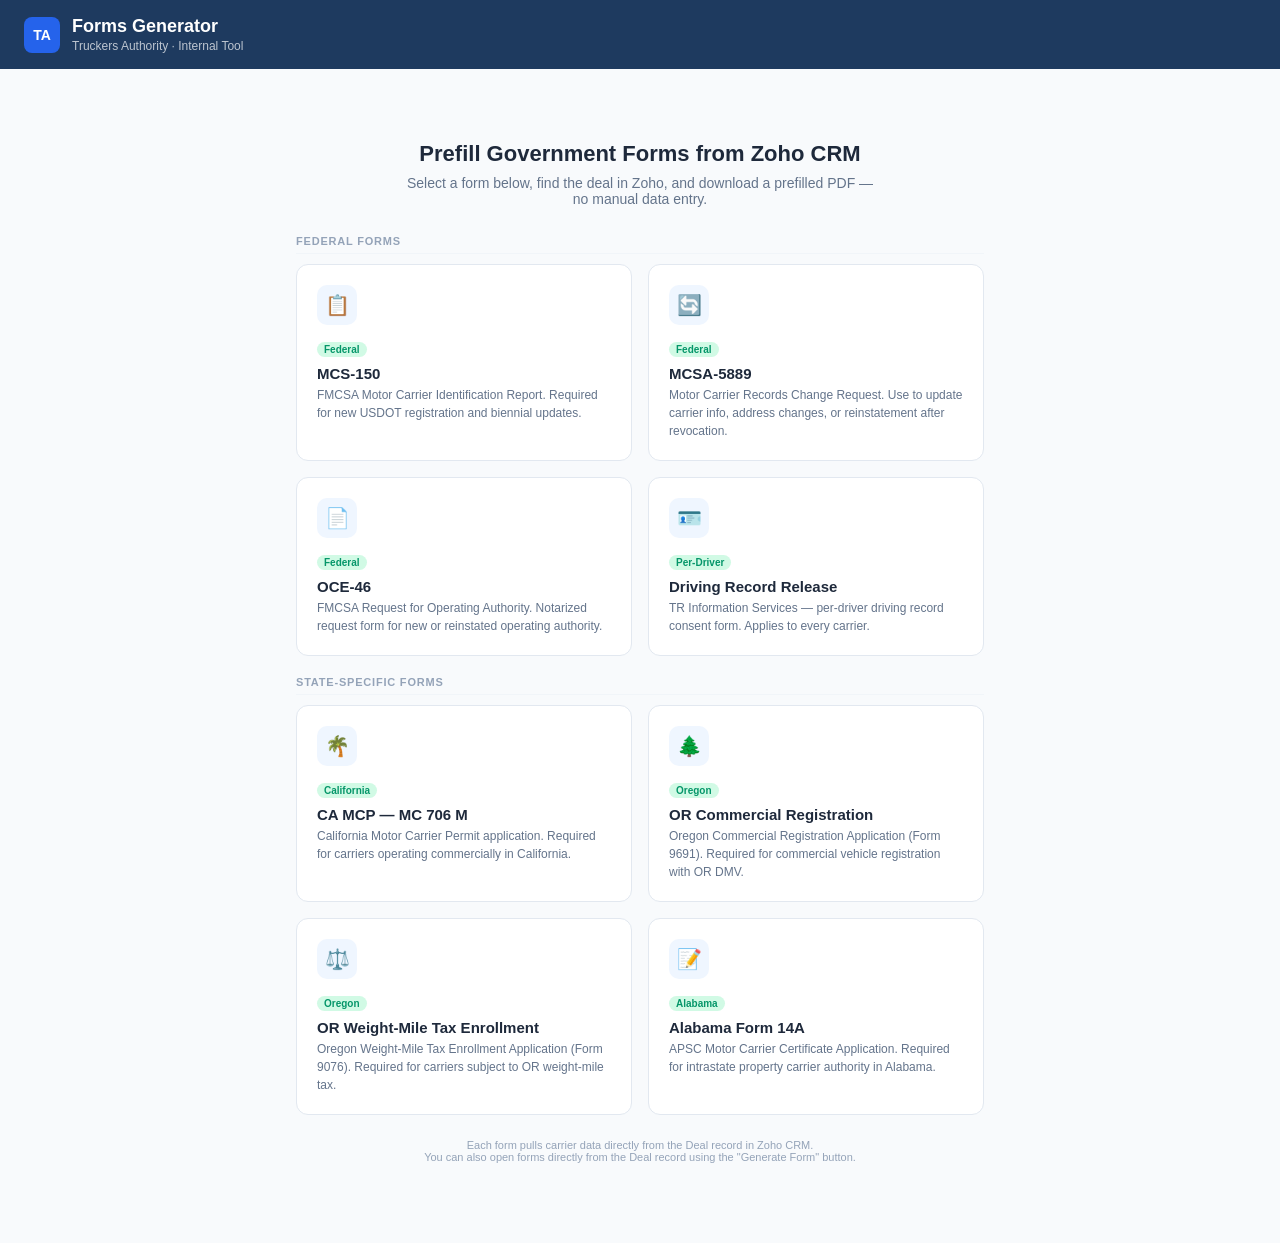
<file: index.html>
<!DOCTYPE html>
<html lang="en">
<head>
<meta charset="UTF-8">
<meta name="viewport" content="width=device-width, initial-scale=1.0">
<title>TA Forms — Truckers Authority</title>
<style>
*, *::before, *::after { box-sizing: border-box; margin: 0; padding: 0; }
body { font-family: -apple-system, BlinkMacSystemFont, 'Segoe UI', sans-serif; background: #f8fafc; color: #1e293b; min-height: 100vh; }
.header { background: #1e3a5f; color: white; padding: 16px 24px; display: flex; align-items: center; gap: 12px; }
.header h1 { font-size: 18px; font-weight: 600; }
.header p  { font-size: 12px; opacity: 0.7; margin-top: 2px; }
.logo { width: 36px; height: 36px; background: #2563eb; border-radius: 8px; display: flex; align-items: center; justify-content: center; font-weight: 700; font-size: 14px; flex-shrink: 0; color: white; text-decoration: none; }
.container { max-width: 720px; margin: 32px auto; padding: 0 16px 48px; }
.card { background: white; border: 1px solid #e2e8f0; border-radius: 12px; padding: 24px; margin-bottom: 16px; }
.card-title { font-size: 13px; font-weight: 600; color: #64748b; text-transform: uppercase; letter-spacing: 0.8px; margin-bottom: 16px; }
.deal-banner { background: #eff6ff; border: 1px solid #bfdbfe; border-radius: 12px; padding: 18px 22px; margin-bottom: 20px; }
.deal-banner-label { font-size: 11px; font-weight: 600; color: #3b82f6; text-transform: uppercase; letter-spacing: 0.8px; margin-bottom: 4px; }
.deal-banner-name { font-size: 20px; font-weight: 700; color: #1e293b; }
.deal-banner-meta { font-size: 12px; color: #64748b; margin-top: 4px; font-family: monospace; }
.state-badge { display: inline-block; background: #dbeafe; color: #1d4ed8; font-size: 11px; font-weight: 600; padding: 2px 8px; border-radius: 20px; margin-left: 8px; vertical-align: middle; }

.form-grid { display: grid; grid-template-columns: repeat(auto-fill, minmax(260px, 1fr)); gap: 16px; margin-top: 4px; }
.form-tile { background: white; border: 1px solid #e2e8f0; border-radius: 12px; padding: 20px; cursor: pointer; text-decoration: none; color: inherit; display: block; transition: border-color 0.15s, box-shadow 0.15s; }
.form-tile:hover { border-color: #2563eb; box-shadow: 0 4px 16px rgba(37,99,235,0.1); }
.form-tile-icon { width: 40px; height: 40px; background: #eff6ff; border-radius: 10px; display: flex; align-items: center; justify-content: center; font-size: 20px; margin-bottom: 14px; }
.form-tile-name { font-size: 15px; font-weight: 600; margin-bottom: 4px; }
.form-tile-desc { font-size: 12px; color: #64748b; line-height: 1.5; }
.form-tile-badge { font-size: 10px; font-weight: 600; color: #059669; background: #d1fae5; padding: 2px 7px; border-radius: 20px; display: inline-block; margin-bottom: 8px; }
.section-divider { font-size: 11px; font-weight: 600; color: #94a3b8; text-transform: uppercase; letter-spacing: 0.8px; margin: 20px 0 10px; padding-bottom: 6px; border-bottom: 1px solid #f1f5f9; }

.hero { text-align: center; padding: 40px 16px 0; }
.hero h2 { font-size: 22px; font-weight: 700; color: #1e293b; margin-bottom: 8px; }
.hero p  { font-size: 14px; color: #64748b; max-width: 480px; margin: 0 auto; }

.spinner { width: 28px; height: 28px; border: 3px solid #e2e8f0; border-top-color: #2563eb; border-radius: 50%; animation: spin 0.7s linear infinite; margin: 0 auto 12px; }
@keyframes spin { to { transform: rotate(360deg); } }
.loading-box { text-align: center; padding: 32px; color: #64748b; font-size: 14px; }
.error-box  { background: #fef2f2; border: 1px solid #fecaca; border-radius: 8px; padding: 10px 14px; font-size: 13px; color: #dc2626; margin-top: 12px; }
.btn { padding: 10px 20px; border-radius: 8px; border: none; font-size: 14px; font-weight: 500; cursor: pointer; }
.btn:hover { opacity: 0.88; }
.btn-primary { background: #2563eb; color: white; }
.hint { font-size: 11px; color: #94a3b8; margin-top: 10px; }

@media (max-width: 480px) {
  .header { padding: 12px 16px; }
  .container { margin: 16px auto; }
  .form-grid { grid-template-columns: 1fr; }
}
</style>
</head>
<body>

<div class="header">
  <div class="logo">TA</div>
  <div>
    <h1>Forms Generator</h1>
    <p>Truckers Authority · Internal Tool</p>
  </div>
</div>

<div class="container" id="app"></div>

<script>
const WORKER = 'https://zoho-proxy.oscarmh00.workers.dev';

// ─── All form definitions ──────────────────────────────────────────────────────
const ALL_FORMS = [
  {
    id: 'mcs150',
    icon: '📋',
    name: 'MCS-150',
    desc: 'FMCSA Motor Carrier Identification Report. Required for new USDOT registration and biennial updates.',
    href: 'mcs150.html',
    states: null,   // null = show for all states
    badge: 'Federal',
  },
  {
    id: 'mcsa5889',
    icon: '🔄',
    name: 'MCSA-5889',
    desc: 'Motor Carrier Records Change Request. Use to update carrier info, address changes, or reinstatement after revocation.',
    href: 'mcsa5889.html',
    states: null,
    badge: 'Federal',
  },
  {
    id: 'oce46',
    icon: '📄',
    name: 'OCE-46',
    desc: 'FMCSA Request for Operating Authority. Notarized request form for new or reinstated operating authority.',
    href: 'oce46.html',
    states: null,
    badge: 'Federal',
  },
  {
    id: 'driving-record-release',
    icon: '🪪',
    name: 'Driving Record Release',
    desc: 'TR Information Services — per-driver driving record consent form. Applies to every carrier.',
    href: 'driving-record-release.html',
    states: null,   // always show for every Deal
    badge: 'Per-Driver',
  },
  {
    id: 'mc706m',
    icon: '🌴',
    name: 'CA MCP — MC 706 M',
    desc: 'California Motor Carrier Permit application. Required for carriers operating commercially in California.',
    href: 'mc706m.html',
    states: ['CA'],
    badge: 'California',
  },
  {
    id: 'or-commercial',
    icon: '🌲',
    name: 'OR Commercial Registration',
    desc: 'Oregon Commercial Registration Application (Form 9691). Required for commercial vehicle registration with OR DMV.',
    href: 'oregon-commercial-registration.html',
    states: ['OR'],
    badge: 'Oregon',
  },
  {
    id: 'or-weightmile',
    icon: '⚖️',
    name: 'OR Weight-Mile Tax Enrollment',
    desc: 'Oregon Weight-Mile Tax Enrollment Application (Form 9076). Required for carriers subject to OR weight-mile tax.',
    href: 'oregon-weight-mile-tax.html',
    states: ['OR'],
    badge: 'Oregon',
  },
  {
    id: 'al-14a',
    icon: '📝',
    name: 'Alabama Form 14A',
    desc: 'APSC Motor Carrier Certificate Application. Required for intrastate property carrier authority in Alabama.',
    href: 'alabama-form-14a.html',
    states: ['AL'],
    badge: 'Alabama',
  },
];

function tileHTML(form, dealId, module) {
  let href = form.href;
  if (dealId) {
    href += `?id=${encodeURIComponent(dealId)}`;
    if (module) href += `&module=${encodeURIComponent(module)}`;
  }
  return `
    <a href="${href}" class="form-tile">
      <div class="form-tile-icon">${form.icon}</div>
      ${form.badge ? `<div class="form-tile-badge">${form.badge}</div>` : ''}
      <div class="form-tile-name">${form.name}</div>
      <div class="form-tile-desc">${form.desc}</div>
    </a>`;
}

// ─── Static view (no ?id=): show all forms ────────────────────────────────────
function renderStatic() {
  const federal = ALL_FORMS.filter(f => !f.states);
  const state   = ALL_FORMS.filter(f => f.states);

  document.getElementById('app').innerHTML = `
    <div class="hero">
      <h2>Prefill Government Forms from Zoho CRM</h2>
      <p>Select a form below, find the deal in Zoho, and download a prefilled PDF — no manual data entry.</p>
    </div>
    <div class="section-divider" style="margin-top:28px">Federal Forms</div>
    <div class="form-grid">
      ${federal.map(f => tileHTML(f, null)).join('')}
    </div>
    <div class="section-divider">State-Specific Forms</div>
    <div class="form-grid">
      ${state.map(f => tileHTML(f, null)).join('')}
    </div>
    <p class="hint" style="text-align:center;margin-top:24px">
      Each form pulls carrier data directly from the Deal record in Zoho CRM.<br>
      You can also open forms directly from the Deal record using the "Generate Form" button.
    </p>`;
}

// ─── Deal view (?id= present): fetch deal, show filtered tiles ────────────────
async function renderDealView(id) {
  document.getElementById('app').innerHTML = `<div class="card loading-box"><div class="spinner"></div>Loading deal from Zoho CRM…</div>`;

  let deal;
  try {
    const res = await fetch(`${WORKER}?action=deal&id=${encodeURIComponent(id)}`, { credentials: 'include' });
    if (res.status === 401 || res.status === 403 || res.redirected || !res.headers.get('content-type')?.includes('json')) {
      renderSignIn(() => renderDealView(id));
      return;
    }
    if (!res.ok) throw new Error(`Worker returned ${res.status}`);
    deal = await res.json();
    if (deal.error) throw new Error(deal.error);
  } catch(e) {
    if (e.message === 'Failed to fetch') { renderSignIn(() => renderDealView(id)); return; }
    document.getElementById('app').innerHTML = `<div class="card"><div class="error-box">Could not load deal: ${e.message}</div><p class="hint" style="margin-top:8px"><a href="index.html">← Back to all forms</a></p></div>`;
    return;
  }

  const state = (deal.Physical_State || '').toUpperCase().trim();
  const dot   = deal.USDOT ? `DOT# ${deal.USDOT}` : '';
  const loc   = [deal.Physical_City, deal.Physical_State].filter(Boolean).join(', ');

  // Filter forms for this deal's state
  const visibleForms = ALL_FORMS.filter(f => !f.states || f.states.includes(state));
  const federal = visibleForms.filter(f => !f.states);
  const stateSpecific = visibleForms.filter(f => f.states);

  let html = `
    <div class="deal-banner">
      <div class="deal-banner-label">Generate form for</div>
      <div class="deal-banner-name">${deal.Deal_Name || '(unnamed deal)'}<span class="state-badge">${state || '?'}</span></div>
      <div class="deal-banner-meta">${[dot, deal.Owner_1_Full_Name, loc].filter(Boolean).join('  ·  ')}</div>
    </div>
    <div class="section-divider">Federal Forms</div>
    <div class="form-grid">
      ${federal.map(f => tileHTML(f, id)).join('')}
    </div>`;

  if (stateSpecific.length) {
    html += `
    <div class="section-divider">State Forms — ${state}</div>
    <div class="form-grid">
      ${stateSpecific.map(f => tileHTML(f, id)).join('')}
    </div>`;
  }

  html += `<p class="hint" style="text-align:center;margin-top:24px"><a href="index.html">← View all forms</a></p>`;
  document.getElementById('app').innerHTML = html;
}

function renderSignIn(retry) {
  document.getElementById('app').innerHTML = `
    <div class="card" style="max-width:420px;margin:0 auto">
      <div class="card-title">Sign-in required</div>
      <p style="font-size:14px;color:#475569;margin-bottom:16px">
        Sign in with your <b>@truckersauthority.com</b> account to use this tool.
      </p>
      <button class="btn btn-primary" id="signin">Sign in via Cloudflare</button>
      <p class="hint" style="margin-top:14px">After signing in the tab will close and you'll return here automatically.</p>
    </div>`;
  document.getElementById('signin').onclick = () => {
    const w = window.open(WORKER, 'tasignin', 'width=520,height=640');
    const t = setInterval(() => {
      if (!w || w.closed) { clearInterval(t); if (typeof retry === 'function') retry(); else location.reload(); }
    }, 500);
  };
}

// ─── Drug & Alcohol view (?module=da): fetch D&A record, show the Driving Record
//     Release tile (the other forms are Deals-based and don't apply here) ────────
async function renderDAView(id) {
  document.getElementById('app').innerHTML = `<div class="card loading-box"><div class="spinner"></div>Loading Drug & Alcohol record from Zoho CRM…</div>`;

  let da;
  try {
    const res = await fetch(`${WORKER}?action=da&id=${encodeURIComponent(id)}`, { credentials: 'include' });
    if (res.status === 401 || res.status === 403 || res.redirected || !res.headers.get('content-type')?.includes('json')) {
      renderSignIn(() => renderDAView(id));
      return;
    }
    if (!res.ok) throw new Error(`Worker returned ${res.status}`);
    da = await res.json();
    if (da.error) throw new Error(da.error);
  } catch(e) {
    if (e.message === 'Failed to fetch') { renderSignIn(() => renderDAView(id)); return; }
    document.getElementById('app').innerHTML = `<div class="card"><div class="error-box">Could not load record: ${e.message}</div><p class="hint" style="margin-top:8px"><a href="index.html">← Back to all forms</a></p></div>`;
    return;
  }

  const dot = da.USDOT_Number ? `DOT# ${da.USDOT_Number}` : '';
  const loc = [da.Physical_City, da.Physical_State].filter(Boolean).join(', ');
  const daForms = ALL_FORMS.filter(f => f.id === 'driving-record-release');

  document.getElementById('app').innerHTML = `
    <div class="deal-banner">
      <div class="deal-banner-label">Generate a form for</div>
      <div class="deal-banner-name">${da.Name || '(unnamed record)'}<span class="state-badge">Drug &amp; Alcohol</span></div>
      <div class="deal-banner-meta">${[dot, da.DER_Name, loc].filter(Boolean).join('  ·  ')}</div>
    </div>
    <div class="section-divider">Available Forms</div>
    <div class="form-grid">
      ${daForms.map(f => tileHTML(f, id, 'da')).join('')}
    </div>
    <p class="hint" style="text-align:center;margin-top:24px">
      Launched from the Drug &amp; Alcohol module — drivers are pulled from this record's Drivers Information.<br>
      <a href="index.html">← View all forms</a>
    </p>`;
}

// ─── Boot ──────────────────────────────────────────────────────────────────────
const _params = new URLSearchParams(window.location.search);
const dealId  = _params.get('id');
const _module = (_params.get('module') || '').toLowerCase();
if (dealId && _module === 'da') {
  renderDAView(dealId);
} else if (dealId) {
  renderDealView(dealId);
} else {
  renderStatic();
}
</script>
</body>
</html>
</file>
